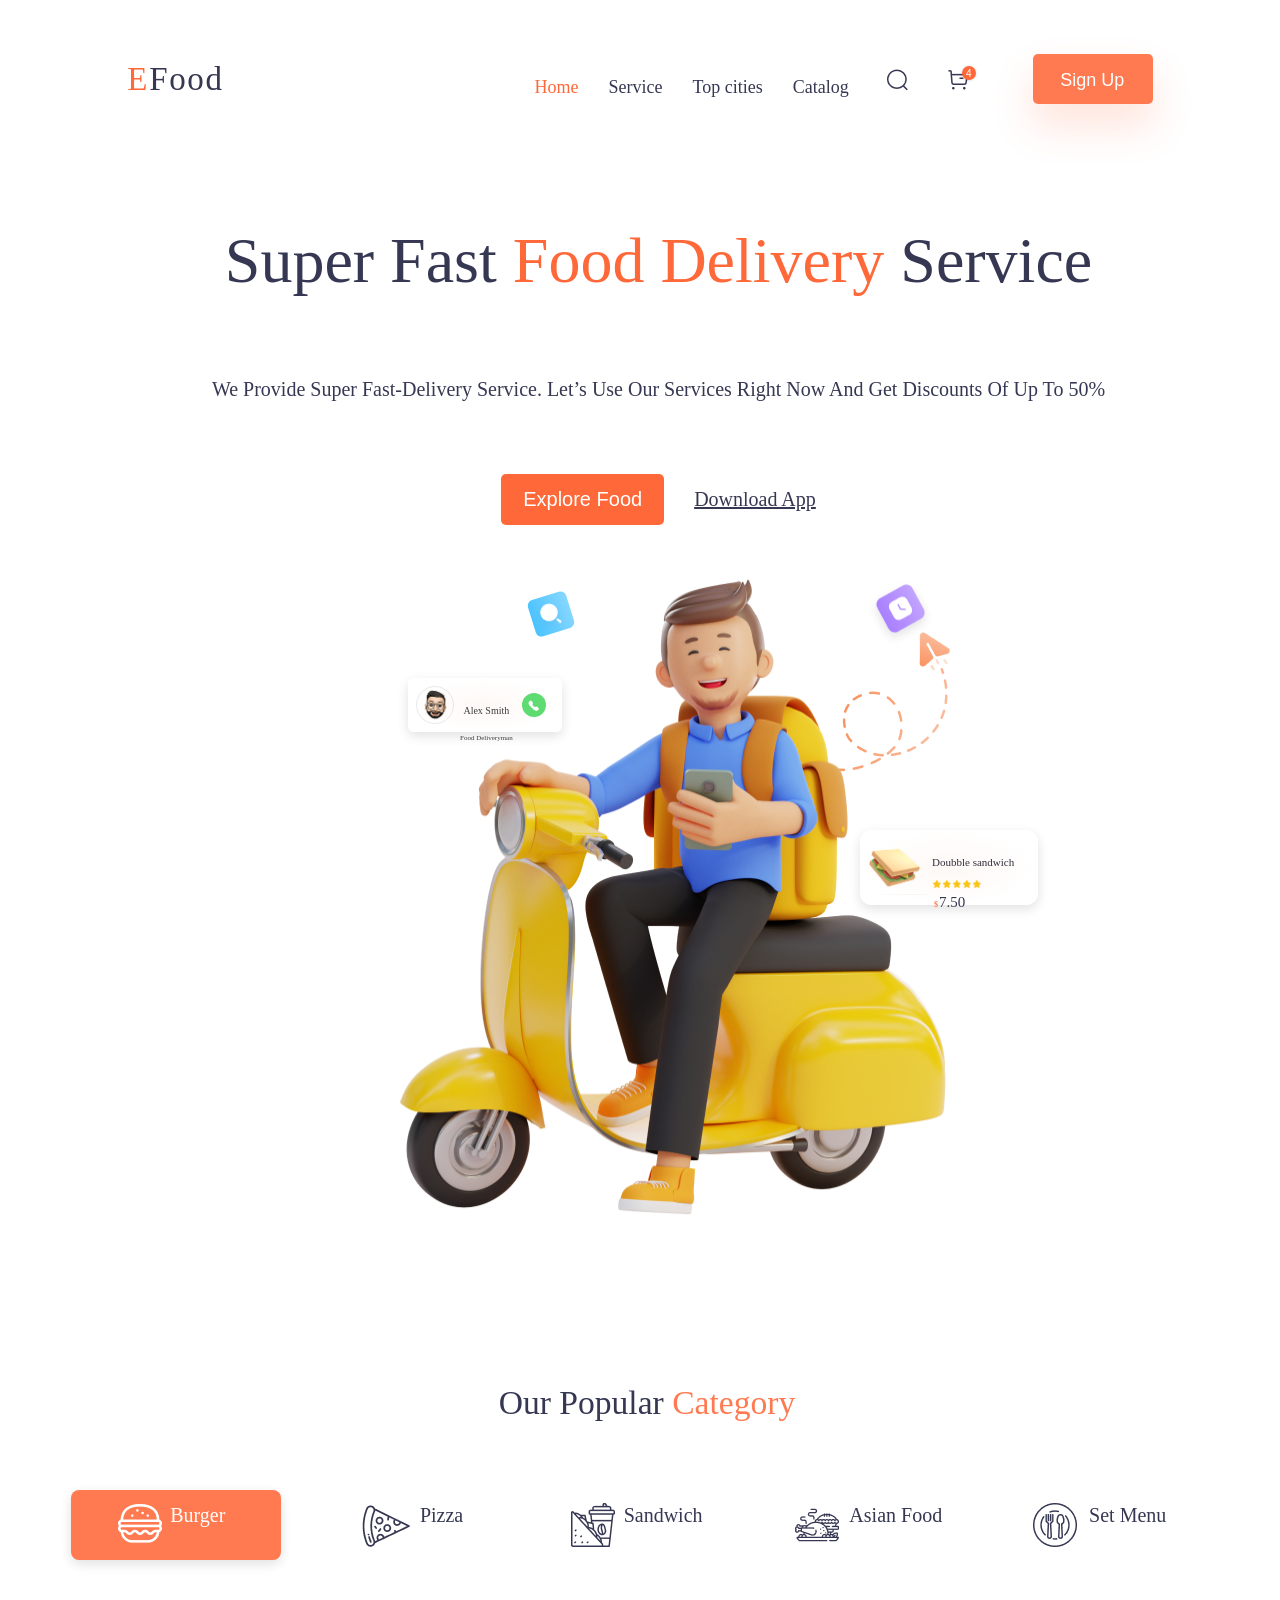
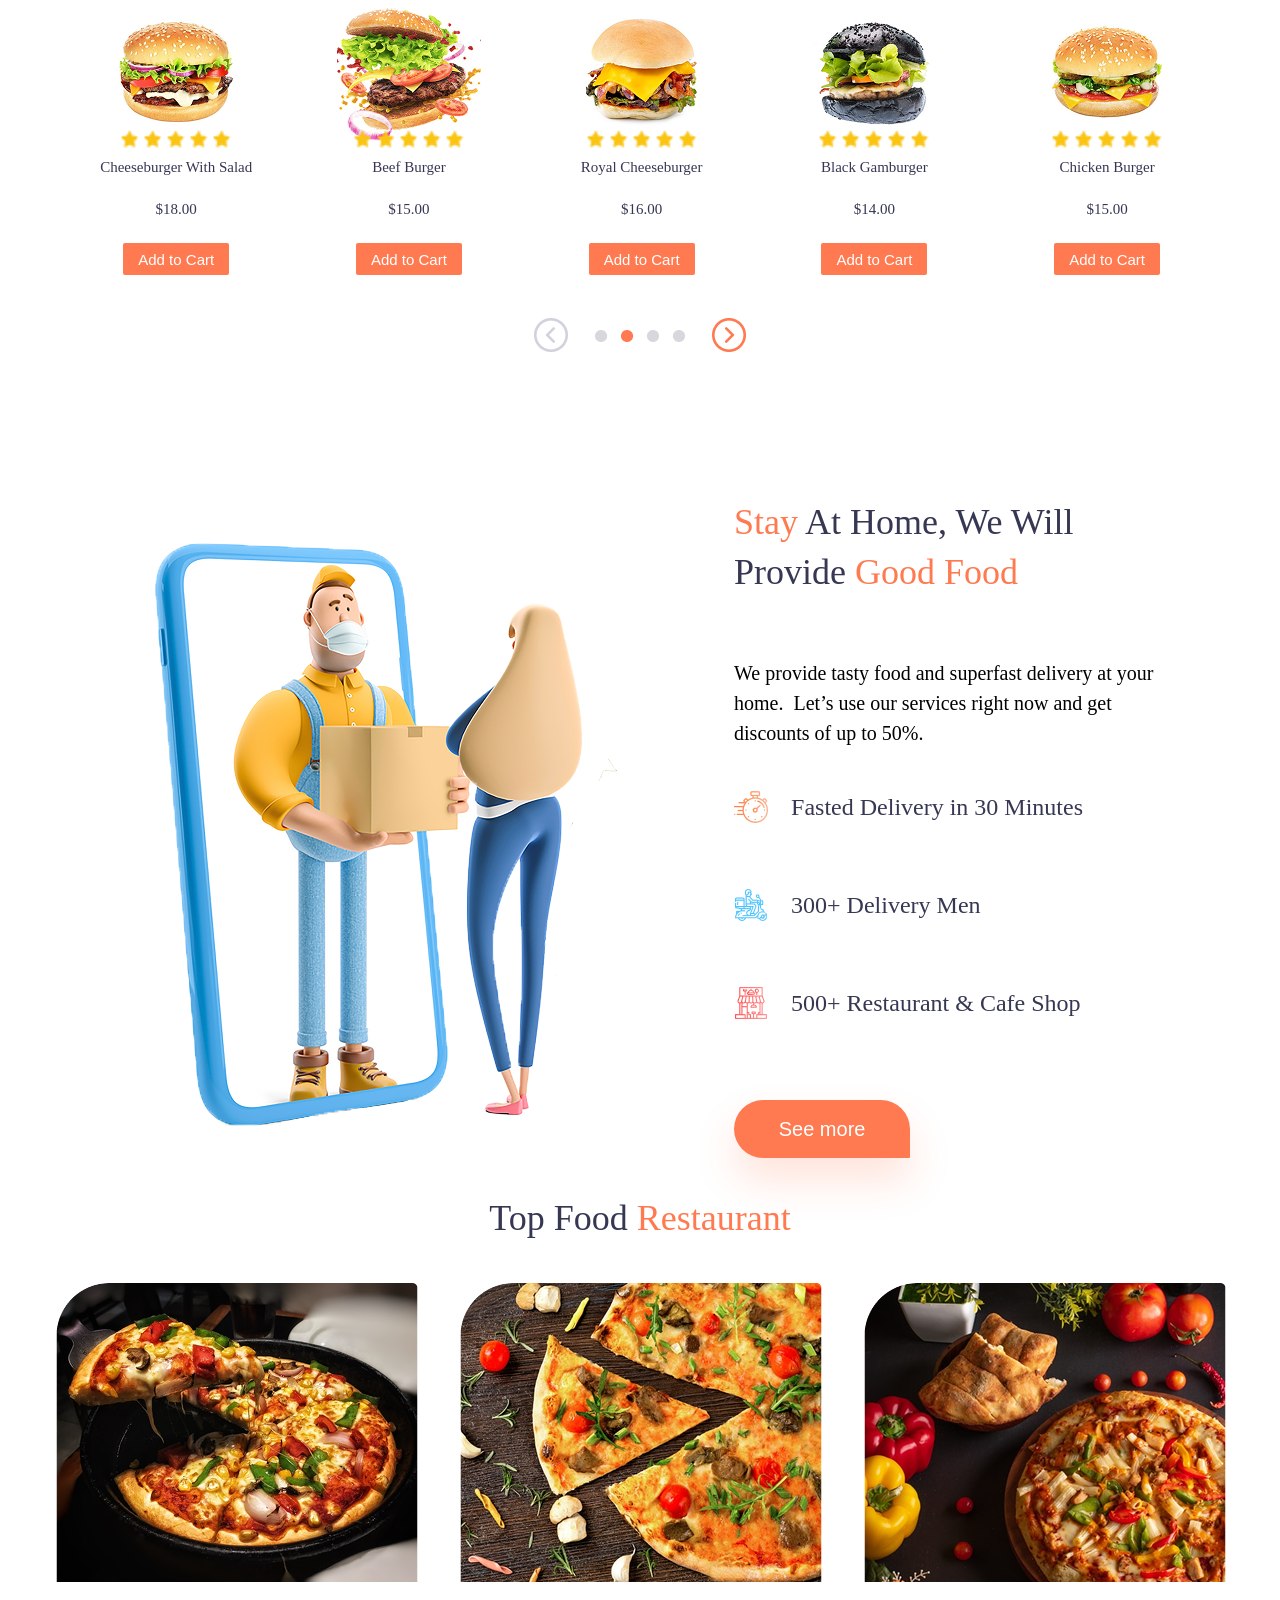
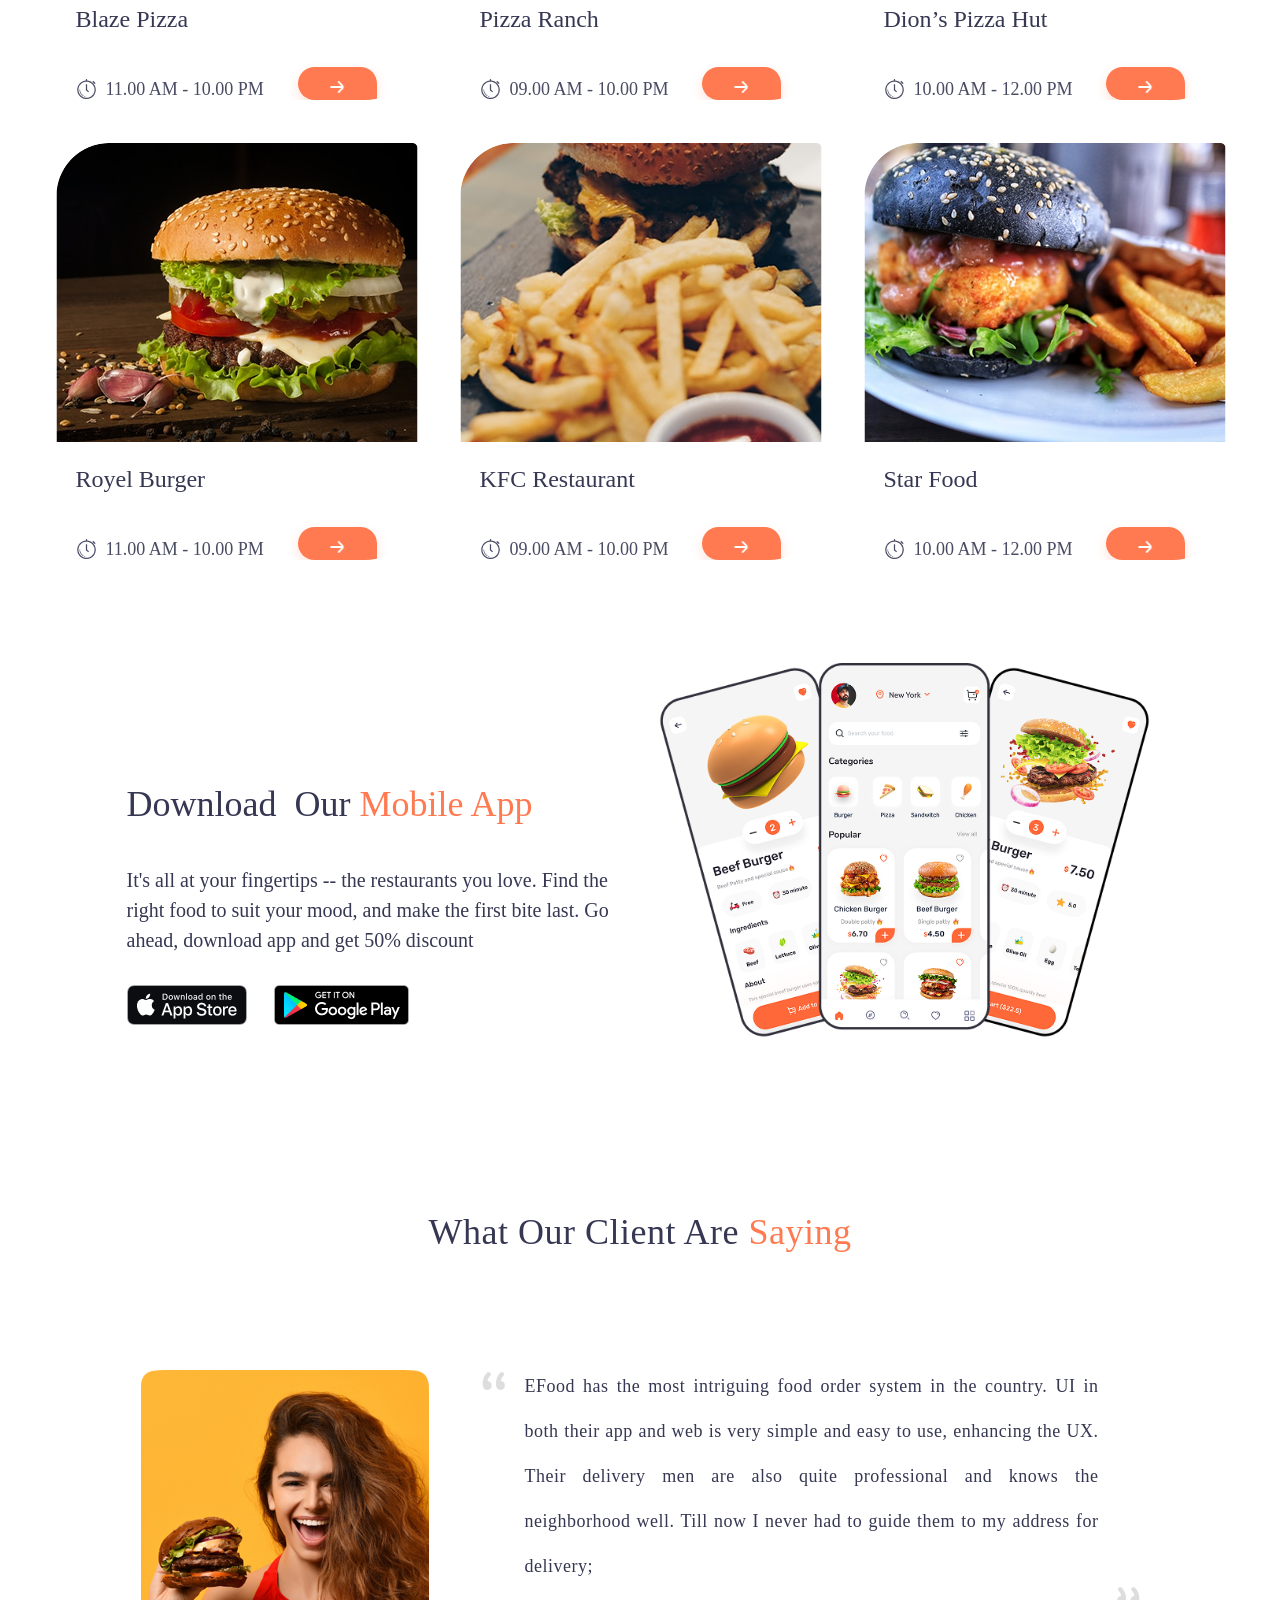
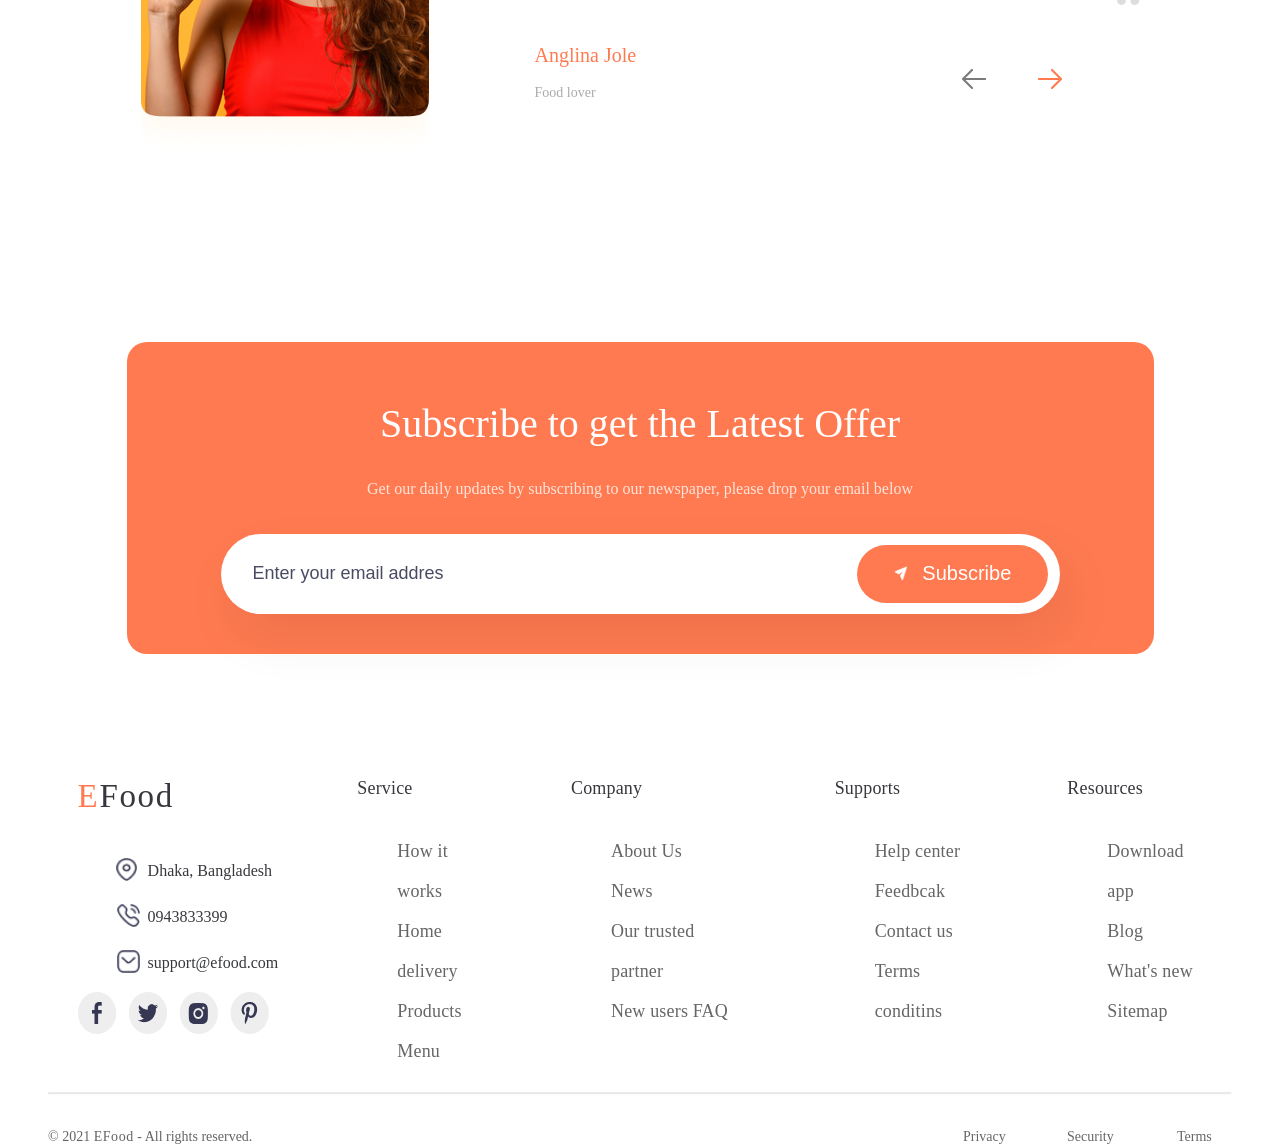
<file: index.html>
<!DOCTYPE html>
<html lang="en">
<head>
    <meta charset="UTF-8">
    <meta name="viewport" content="width=device-width, initial-scale=1.0">
    <title>EFood</title>
    <link href="css/layouts/header.css" rel="stylesheet">
    <link href="css/layouts/footer.css" rel="stylesheet">
    <link rel="stylesheet" href="css/main.css">
</head>
<body class="container">
    <header class="header">
        <div class="header__container">
            <a href="/" class="header__logo">
                <h2 ><span>EFood</span></h2>
            </a>
             <div class="burger-menu">
                <nav class="header__nav">
                    <ul class="nav__list">
                        <li class="nav__item"><a href="/" class="nav__link active">Home</a></li>
                        <li class="nav__item"><a href="#service" class="nav__link">Service</a></li>
                        <li class="nav__item"><a href="#cities" class="nav__link">Top cities</a></li>
                        <li class="nav__item"><a href="catalog.html" class="nav__link">Catalog</a></li>
                    </ul>
                </nav>    
                <div class="header__actions">
                    <button class="action__search">
                        <img src="images/little_search.png" alt="Search icon">
                    </button>
                    
                    <button class="action__cart">
                        <img src="images/cart.png" alt="Cart icon">
                        <span class="cart__badge">4</span>
                    </button>
                </div>
             </div>   
             <div class="menu_right">
                <button class="header__right-button">
                    <span class="signup_span">Sign Up</span>
                </button>
                <button class="mobile-menu-btn">
                    <img src="images/burger-menu.svg" alt="Menu">
                </button>  
             </div>
           
        </div>
    </header>
    <main>
        <section class="main_section1">
            <div class="main_div1_left">
                <h1 class="div__h1">
                    Super Fast <span class="h1_span">Food Delivery</span> Service
                </h1>
                <p class="div_p">We provide super fast-delivery service. Let’s use our services right now and get discounts of up to 50%</p>
                <div class="main_download"> 
                    <button class="div_button">Explore Food</button>
                    <a class="div_link" href="">Download App</a>
                </div>
            </div>
            <div class="main_div1_right">
                <span class="div_span_search">
                    <img  class="search_img" src="images/Search.png" alt="">
                </span>
                <img class="div_span_clock" src="images/Time.png" alt="">
                <div class="message_left">
                    <div class="row_massage">
                        <span class="div_span_funguy">
                            <img class="funny_guy_img" src="images/funny_guy.png" alt="">
                        </span>
                        <div class="column_massage">
                            <h4>Alex Smith</h4>
                            <span class="delivery_span">Food Deliveryman</span>
                        </div>
                        <span class="call_span"><img src="images/Call.png" alt=""></span>
                    </div>
                </div>

                <img class="send" src="images/Send.png" alt="">
                <img class="vector" src="images/Vector_7.png" alt="">
                
                <div class="message_right"> 
                    <img src="images/sandwitch.png" alt="" class="sandwich_img">
                    
                    <div class="sandwich-container">    
                        <p class="sandwich_text">Doubble sandwich</p>
                        <div class="stars_icons">
                            <img src="images/Icons=Star.png" alt="star_icon" class="star_icon">
                            <img src="images/Icons=Star.png" alt="star_icon" class="star_icon">
                            <img src="images/Icons=Star.png" alt="star_icon" class="star_icon">
                            <img src="images/Icons=Star.png" alt="star_icon" class="star_icon">
                            <img src="images/Icons=Star.png" alt="star_icon" class="star_icon">
                        </div>
                        <div class="div_dollar_price">
                            <span class="dollar">$</span>
                            <p class="price">7.50</p>
                        </div>
                    </div>  
                </div>
            <img class="img_scooter_guy" src="images/Scooter_Guy.png" alt="">
            </div>
        </section>
        <section class="popular_category_container">
            <h2 class="popular_category_section_title">Our Popular <span class="category_span">Category</span></h2>
            <div class="image-text-blocks">
                <div class="image-text-block">
                    <img src="images/little_burger.png" alt="Burger" class="block-image">
                    <p class="block-text">Burger</p>
                </div>
                <div class="image-text-block">
                    <img src="images/pizza.png" alt="Pizza" class="block-image">
                    <p class="block-text">Pizza</p>
                </div>
                <div class="image-text-block">
                    <img src="images/sandwich_coffe_img.png" alt="sandwich" class="block-image">
                    <p class="block-text">Sandwich</p>
                </div>
                <div class="image-text-block">
                    <img src="images/asian_food.png" alt="Asian Food" class="block-image">
                    <p class="block-text">Asian Food</p>
                </div>
                <div class="image-text-block">
                    <img src="images/set_menu.png" alt="Set Menu" class="block-image">
                    <p class="block-text">Set Menu</p>
                </div>
            </div>
            <div class="complex-blocks">
                <div class="complex-block">
                  <img src="images/big_burger_img1.png" alt="Buger" class="complex-image">
                  <div class="icons">
                    <img src="images/Icons=Star.png" alt="Star rating" class="icon">
                    <img src="images/Icons=Star.png" alt="Star rating" class="icon">
                    <img src="images/Icons=Star.png" alt="Star rating" class="icon">
                    <img src="images/Icons=Star.png" alt="Star rating" class="icon">
                    <img src="images/Icons=Star.png" alt="Star rating" class="icon">
                  </div>
                  <p class="complex-text">Cheeseburger With Salad</p>
                  <p class="complex-price">$18.00</p>
                  <button class="complex-button">Add to Cart</button>
                </div>
                <div class="complex-block">
                    <img src="images/big_burger_img2.png" alt="Buger" class="complex-image">
                    <div class="icons">
                        <img src="images/Icons=Star.png" alt="Star rating" class="icon">
                        <img src="images/Icons=Star.png" alt="Star rating" class="icon">
                        <img src="images/Icons=Star.png" alt="Star rating" class="icon">
                        <img src="images/Icons=Star.png" alt="Star rating" class="icon">
                        <img src="images/Icons=Star.png" alt="Star rating" class="icon">
                    </div>
                    <p class="complex-text">Beef Burger</p>
                    <p class="complex-price">$15.00</p>
                    <button class="complex-button">Add to Cart</button>
                </div>
                <div class="complex-block">
                    <img src="images/big_burger_img3.png" alt="Buger" class="complex-image">
                    <div class="icons">
                        <img src="images/Icons=Star.png" alt="Star rating" class="icon">
                        <img src="images/Icons=Star.png" alt="Star rating" class="icon">
                        <img src="images/Icons=Star.png" alt="Star rating" class="icon">
                        <img src="images/Icons=Star.png" alt="Star rating" class="icon">
                        <img src="images/Icons=Star.png" alt="Star rating" class="icon">
                    </div>
                    <p class="complex-text">Royal Cheeseburger</p>
                    <p class="complex-price">$16.00</p>
                    <button class="complex-button">Add to Cart</button>
                </div>
                <div class="complex-block">
                    <img src="images/big_burger_img4.png" alt="Buger" class="complex-image">
                    <div class="icons">
                      <img src="images/Icons=Star.png" alt="Star rating" class="icon">
                      <img src="images/Icons=Star.png" alt="Star rating" class="icon">
                      <img src="images/Icons=Star.png" alt="Star rating" class="icon">
                      <img src="images/Icons=Star.png" alt="Star rating" class="icon">
                      <img src="images/Icons=Star.png" alt="Star rating" class="icon">
                    </div>
                    <p class="complex-text">Black Gamburger</p>
                    <p class="complex-price">$14.00</p>
                    <button class="complex-button">Add to Cart</button>
                </div>
                <div class="complex-block">
                    <img src="images/big_burger_img5.png" alt="Buger" class="complex-image">
                    <div class="icons">
                        <img src="images/Icons=Star.png" alt="Star rating" class="icon">
                        <img src="images/Icons=Star.png" alt="Star rating" class="icon">
                        <img src="images/Icons=Star.png" alt="Star rating" class="icon">
                        <img src="images/Icons=Star.png" alt="Star rating" class="icon">
                        <img src="images/Icons=Star.png" alt="Star rating" class="icon">
                    </div>
                    <p class="complex-text">Chicken Burger</p>
                    <p class="complex-price">$15.00</p>
                    <button class="complex-button">Add to Cart</button>
                </div>
            </div>
            <div class="carousel">
                <img class="carousel-arrow-left" src="images/up-arrow.png" alt="Previous">
                <img class="carousel-arrow-items" src="images/Next.png" alt="Next">
                <img class="carousel-arrow-right" src="images/up-arrow_clicked.png" alt="Next">
            </div>
        </section>
        <section class="home-section">
            <div class="home-image">
                <img src="images/food_delivery.png" alt="Food delivery">
            </div>
            <div class="home-content">
                <h2 class="home-title">
                    <span class="first-word">Stay</span> at home, we will<br>
                    Provide <span class="last-words">good food</span>
                </h2>
                <p class="home-text">
                    We provide tasty food and superfast delivery at your home.&nbsp;&nbsp;Let’s use our services right now and get discounts of up to 50%.
                </p>
          
                <div class="home-features">
                    <div class="feature">
                        <img src="images/stopwatch.png" alt="Fast delivery" class="feature-icon">
                        <p class="feature-text">Fasted Delivery in 30 Minutes</p>
                    </div>
                    <div class="feature">
                        <img src="images/Delivery_icon.png" alt="Delivery man" class="feature-icon">
                        <p class="feature-text">300+ Delivery Men</p>
                    </div>
                    <div class="feature">
                        <img src="images/Resturent_icon.png" alt="Restaurants" class="feature-icon">
                        <p class="feature-text">500+ Restaurant & Cafe Shop</p>
                    </div>
                </div>
                <button class="home-button">See more</button>
            </div>
        </section>
        <section class="top_food_section">
            <h2 class="top_food_section_title">Top Food <span class="restaurant_span">Restaurant</span></h2>
            <div class="top_food_container">
                <div class="top_food_grid-item">
                    <img src="images/blaze_pizza.png" alt="Blaze Pizza" class="top_food_img">
                    <h3 class="top_food_text">Blaze Pizza</h3>
                    <div class="top_food_footer">
                        <img src="images/timer.png" alt="Opening hours" class="timer-icon">
                        <span class="footer-text">11.00 AM - 10.00 PM</span>
                        <button class="footer-button">
                            <img src="images/arrow.png" alt="View details" class="arrow-icon">
                        </button>
                    </div>
                </div>
          
              
                <div class="top_food_grid-item">
                    <img src="images/pizza_ranch.png" alt="Pizza Ranch" class="top_food_img">
                    <h3 class="top_food_text">Pizza Ranch</h3>
                    <div class="top_food_footer">
                        <img src="images/timer.png" alt="Opening hours" class="timer-icon">
                        <span class="footer-text">09.00 AM - 10.00 PM</span>
                        <button class="footer-button">
                            <img src="images/arrow.png" alt="View details" class="arrow-icon">
                        </button>
                    </div>
                </div>
            
                <div class="top_food_grid-item">
                    <img src="images/dion_pizza.png" alt="Dion's Pizza Hut" class="top_food_img">
                    <h3 class="top_food_text">Dion’s Pizza Hut</h3>
                    <div class="top_food_footer">
                        <img src="images/timer.png" alt="Opening hours" class="timer-icon">
                        <span class="footer-text">10.00 AM - 12.00 PM</span>
                        <button class="footer-button">
                            <img src="images/arrow.png" alt="View details" class="arrow-icon">
                        </button>
                    </div>
                </div>
            
                <div class="top_food_grid-item">
                    <img src="images/royel_burger.png" alt="Royel Burger" class="top_food_img">
                    <h3 class="top_food_text">Royel Burger</h3>
                    <div class="top_food_footer">
                        <img src="images/timer.png" alt="Opening hours" class="timer-icon">
                        <span class="footer-text">11.00 AM - 10.00 PM</span>
                        <button class="footer-button">
                            <img src="images/arrow.png" alt="View details" class="arrow-icon">
                        </button>
                    </div>
                </div>
            
                <div class="top_food_grid-item">
                    <img src="images/kfc.png" alt="KFC Restaurant" class="top_food_img">
                    <h3 class="top_food_text">KFC Restaurant</h3>
                    <div class="top_food_footer">
                        <img src="images/timer.png" alt="Opening hours" class="timer-icon">
                        <span class="footer-text">09.00 AM - 10.00 PM</span>
                        <button class="footer-button">
                            <img src="images/arrow.png" alt="View details" class="arrow-icon">
                        </button>
                    </div>
                </div>
            
                <div class="top_food_grid-item">
                    <img src="images/star_food.png" alt="Star Food" class="top_food_img">
                    <h3 class="top_food_text">Star Food</h3>
                    <div class="top_food_footer">
                        <img src="images/timer.png" alt="Opening hours" class="timer-icon">
                        <span class="footer-text">10.00 AM - 12.00 PM</span>
                        <button class="footer-button">
                            <img src="images/arrow.png" alt="View details" class="arrow-icon">
                        </button>
                    </div>
                </div>
            </div>
        </section>
        <section class="app-download-section">
            <h2 class="visually-hidden">Download Our Mobile App</h2>
            <div class="app-text-content">
                <h3 class="app-title">Download&nbsp;&nbsp;Our <span>Mobile App</span></h3>
                <p class="app-description">
                It's all at your fingertips -- the restaurants you love. Find the right food to suit your mood, and make the first bite last. Go ahead, download app and get 50% discount
                </p>
                <div class="app-buttons">
                    <button class="apple_button"></button>
                    <button class="google_button"></button>
                </div>
            </div>
            <img src="images/iphone_group.png" alt="App screens" class="app-image">
        </section>
        <section class="testimonial-section">
            <h2>What Our Client Are <span>Saying</span></h2>
            <div class="testimonial-content">
                
                    <img src="images/smiling_girl.png" alt="Client testimonial" class="testimonial-image">
                
                <div class="client_block1">
                    <div class="testimonial-text">
                        <img src="images/left_mark.png" alt="" class="quote-open">
                        <p>EFood has the most intriguing food order system in the
                            country. UI in both their app and web is very simple
                            and easy to use, enhancing the UX. Their delivery men are also
                            quite professional and knows the neighborhood well. Till
                            now I never had to guide them to my address for delivery;
                        </p>
                        <img src="images/right_mark.png" alt="" class="quote-close">
                    </div>
                <div class="client_block2">
                    <div class="testimonial-author">
                        <span class="author-name">Anglina Jole</span>
                        <span class="author-title">Food lover</span>
                    </div>
                    <div class="testimonial-navigation">
                        <img src="images/ArrowLeft.png" alt="Previous testimonial" class="arrow-left">
                        <img src="images/ArrowRight.png" alt="Next testimonial" class="arrow-right">
                    </div>
                </div>
                   
                </div>
            </div>
        </section>
        <section class="subscribe-section">
            <div class="subscribe-wrapper">
                <form class="subscribe-form">
                    <h2>Subscribe to get the Latest Offer</h2>
                    <p class="subscribe-text">Get our daily updates by subscribing to our newspaper, please drop your email below</p>
                    <div class="input-group">
                        <input 
                            type="email" 
                            class="email-input" 
                            placeholder="Enter your email addres"
                        >
                        <button type="submit" class="subscribe-button">
                            <img src="images/Frame.png" alt="" class="button-icon">
                            <span>Subscribe</span>
                        </button>
                    </div>
                </form>
            </div>
        </section>
    </main>
    <footer class="efood-footer">
        <div class="footer-container">
            <div class="efood-footer-column">
                <h2 class="footer-logo">EFood</h2>
                <address class="contact-list">
                    <ul>
                        <li class="contact-item1">
                            <img src="images/Location.png" alt="Location" class="contact-icon1">
                            <span class="contact-text1">Dhaka, Bangladesh</span>
                        </li>
                        <li class="contact-item2">
                            <img src="images/Calling.png" alt="Phone" class="contact-icon2">
                            <span class="contact-text2">0943833399</span>
                        </li>
                        <li class="contact-item3">
                            <img src="images/Message.png" alt="Email" class="contact-icon3">
                            <span class="contact-text3">support@efood.com</span>
                        </li>
                    </ul>
                </address>
                <div class="social-icons">
                    <a href="#" class="social-icon">
                        <img src="images/sosmed1.png" alt="Sosial media">
                    </a>
                </div>
            </div>
      
            <div class="service-footer-column">
                <h2 class="column-title">Service</h2>
                <ul class="footer-menu"> 
                    <li><a href="#">How it works</a></li>
                    <li><a href="#">Home delivery</a></li>
                    <li><a href="#">Products</a></li>
                    <li><a href="#">Menu</a></li>
                </ul>
            </div>
      
            <div class="company-footer-column">
                <h2 class="column-title">Company</h2>
                <ul class="footer-menu">
                    <li><a href="#">About Us</a></li>
                    <li><a href="#">News</a></li>
                    <li><a href="#">Our trusted partner</a></li>
                    <li><a href="#">New users FAQ</a></li>
                </ul>
            </div>
      
            <div class="supports-footer-column">
                <h2 class="column-title">Supports</h2>
                <ul class="footer-menu">
                    <li><a href="#">Help center</a></li>
                    <li><a href="#">Feedbcak</a></li>
                    <li><a href="#">Contact us</a></li>
                    <li><a href="#">Terms conditins</a></li>
                </ul>
            </div>
      
            <div class="resources-footer-column">
                <h2 class="column-title">Resources</h2>
                <ul class="footer-menu">
                    <li><a href="#">Download app</a></li>
                    <li><a href="#">Blog</a></li>
                    <li><a href="#">What's new</a></li>
                    <li><a href="#">Sitemap</a></li>
                </ul>
            </div>

            <div class="compact-footer-links1">
                <div class="links-section">
                  <h2 class="column-title">Service & Company</h2>
                  <ul class="footer-menu">
                    <li><a href="#">How it works</a></li>
                    <li><a href="#">About Us</a></li>
                    <li><a href="#">Our trusted partner</a></li>
                    <li><a href="#">New users FAQ</a></li>
                  </ul>
                </div>
            </div>
            <div class="compact-footer-links2">
                <div class="links-section">
                    <h2 class="column-title">Supports & Resources</h2>
                    <ul class="footer-menu">
                      <li><a href="#">Help center</a></li>
                      <li><a href="#">Blog</a></li>
                      <li><a href="#">What's new</a></li>
                      <li><a href="#">Sitemap</a></li>
                    </ul>
                  </div>
            </div>
                 
           <div class="menu-footer-column">
                
            <h2 class="column-title">About Us</h2>
                <ul class="footer-menu">
                    <li><a href="#">Service</a></li>
                    <li><a href="#">Company</a></li>
                    <li><a href="#">Supports</a></li>
                    <li><a href="#">Resources</a></li>
                </ul>
            </div>

        </div>
      
        <hr class="footer-divider">
      
        <div class="footer-bottom">
          <small class="copyright">
            © 2021 <span>EFood</span> - All rights reserved.
          </small>
          <nav class="legal-links">
            <a href="#" class="privacy_link">Privacy</a>
            <a href="#" class="security_link">Security</a>
            <a href="#" class="terms_link">Terms</a>
          </nav>
        </div>
    </footer>
</body>
</html>
</file>
<file: css/layouts/header.css>
.header {
    max-width: 73rem;
    max-height: 3.125rem;
    margin-top: 3.375rem;
    margin-left: 9.44%;
    margin-right: 9.44%;
  }
  
  .header__container {
    display: flex;
    align-items: center;
    justify-content: space-between;
    width: 100%;
    max-width: 100%;
    max-height: 3.125rem;
    
  }
  
  .header__logo {
    text-decoration: none;
  }
  
  .header__logo h2 {
    display: flex;
    max-width: 6.625rem; /* 106px → rem */
    color: #363853;
    font-size: 2.0625rem; /* 33px → rem  clamp(1.5rem, 5vw, 2.0625rem) */
    font-weight: 500;
    line-height: normal;
    letter-spacing: 0.103125rem; /* 1.65px → rem */
  }
  
  .header__logo span::first-letter{
    color: #FF6838;
  }
  
  .burger-menu {
    display: flex;
    flex-direction: row;
    margin-left: auto;  
  }


  .header__nav{
    display: flex;
    /* 17.4375rem → % */
  }
  
  .nav__list{
    max-width: 27.9375rem; /* 447px → rem */
    display: flex;
    justify-content: space-around;
    gap: 3.75rem;
    list-style: none;
    
  }
  
  .nav__item {
    font-style: normal;
   /* font-size: clamp(1rem, 3vw, 1.125rem); */
    font-size: 1.125rem;/* Адаптивный размер */
    line-height: normal;
    position: relative;
  }
  
  .header__nav .nav__list:nth-child(1) .nav__item {
    color: #FF6838;
  }
  
  .nav__link {
    text-decoration: none;
    color: #363853;
    transition: color 0.3s ease;
    display: flex;
    align-items: center;
    height: 100%;
    padding: 0.5rem 0; 
  }
  
  .nav__link.active {
    color: #FF6838 !important;
  }
  
  .header__actions {
    display: flex;
    align-items: center;
    width: auto; 
    margin-left: 3.6875rem; 
  }
  
  .action__search{
    background: none;
    display: flex;
    width: 1.3125rem;
    height: 1.375rem;
    border: none;
    flex-shrink: 0;
  }
  
  
  .action__cart{
    background: none;
    border: 2px;
    cursor: pointer;
    width: 1.25rem;
    height: 1.25rem;
    display: flex;
    margin-left: 3.75rem;
  }
  
  .cart__badge {
    position: absolute;
    width: 0.875rem;
    height: 0.875rem;
    background: #FF6838;
    color: white;
    border-radius: 50%;
    font-size: 0.625rem;
    display: flex;
    align-items: center;
    justify-content: center;
    box-shadow: 0 0.0625rem 0.1875rem rgba(0,0,0,0.12);
    transform: translate(14px, -4px); 
  }
  
  .header__right-button {
    background: #FF7A50;
    min-width: 7.5rem; /*clamp(6rem, 15vw, 7.5rem)*/
    min-height: 3.125rem; /*clamp(2.5rem, 6vw, 3.125rem)*/
    box-shadow: 0 1.375rem 2.5rem 0 rgba(255, 104, 56, 0.19);
    border-radius: 0.3125rem;
    border: none;
    transition: opacity 0.3s ease;
    display: flex;
    justify-content: center;
    align-items: center;
    margin-left: 3.5625rem;
  }
  
  .header__right-button:hover {
    opacity: 0.9;
  }
  
  .signup_span {
    font-size: 1.125rem; 
    color: #FFFFFF;
    cursor: pointer;
    font-style: normal;
    line-height: 1.3125rem;
    display: flex;
    margin-left: -0.0625rem;
    margin-top: 0.1875rem;
  }

  @media (max-width: 1439px) {
  
    .header__right-button {
      margin-left: 2.5rem;
    }

    .header__actions{
      margin-left: 2rem;
    }

    .nav__list {
      gap: 1.875rem;
    }
    
    .burger-menu{
      margin-left: 15rem;  
    }

    .action__cart{
      margin-left: 2.5rem;
    }
  }

@media (max-width: 1200px) {
  
    .menu_right{
        display: flex;
        flex-direction: row;
    }

    .header__nav {
         display: none;
    }
       
    .header__actions{
        display: none;
    }

    .header__right-button {
        margin-left: 0;
    }
   
    .mobile-menu-btn {
        display: block;
        margin-left: 2rem;
    }
    
    }

@media (max-width: 768px) {
  
    .header__container{
        width: auto;
        display: flex;
        justify-content: space-between;
    }
    .burger-menu{
        max-width: 0;
        margin-left: 0;
    }
        
    .header__right-button {
        min-width: 6rem;
    }
        
    .mobile-menu-btn {
        display: block;
        margin-left: 1rem;
    }

    .menu_right{
        margin-left: 1rem;
    }
}        

@media (max-width: 576px) {
  
    .header__logo h2 {
        font-size: 1.5rem; 
    }
       
    .header__right-button {
        display: none;
    }
       
    .signup_span {
        font-size: 0.875rem; 
    }
       
    .mobile-menu-btn {
         margin-left: 0.5rem;
    }
}

@media (max-width: 320px) {

    .header {
        margin: 0.5rem 3% 0;
    }
          
    .header__logo h2 {
        font-size: 1.25rem; 
        letter-spacing: 0;
    }
          
    .mobile-menu-btn {
        transform: scale(0.8); 
    }
          
    .header__container {
        gap: 0.5rem;
        }
}
</file>
<file: css/layouts/footer.css>
.efood-footer {
    max-width: 74rem;
    max-height: 22.125rem;
    margin-left: 9.375%;
    margin-right: 9.375%;
    margin-top: 5rem;
  }
  
  .footer-container {
    display: flex;
    max-width: 73.125rem;
    gap: 6.25rem;
    
  }
  
  .footer-accordion{
    flex-direction: row;
  }
  
  .efood-footer-column{
    width: 11.9375rem;
    height: 16.125rem;
  }
  
  .footer-column {
    flex: 1;
  }
  
  .service-footer-column{
    width: 7.8125rem;
  }
  
  .company-footer-column{
    width: 10.9375rem;
  }
  
  .supports-footer-column{
    width: 9rem;
  }
  
  .resources-footer-column{
    width: 8.4375rem;
  }
  
  .service-footer-column,
  .company-footer-column,
  .supports-footer-column,
  .resources-footer-column,
  .compact-footer-links1,
  .compact-footer-links2,
  .menu-footer-column{
    max-height: 15.25rem;
    padding-top: 0.9375rem;
    line-height: 3.0625rem;
    letter-spacing: 0.18px;
  }
  
  .compact-footer-links1,
  .compact-footer-links2
  {
    display: none;
  }
  
  .menu-footer-column{
    display: none;
  }
  
  .footer-logo::first-letter{
    color: var(--Secondary, #FF7A50);
  }
  
  .footer-logo {
    font-size: 2.0625rem;
    font-style: normal;
    font-weight: 500;
    line-height: 4.375rem; /* 242.424% */
    letter-spacing: 1.65px;
    color: var(--Primary, #37383D);
  }
  
  .contact-list {
    width: 12.5rem;
    height: 7.3125rem;
    list-style: none;
    color: #37383D;
    font-family: "DM Sans";
    font-size: 1rem;
    font-style: normal;
    font-weight: 400;
    margin-left: 0;
    margin-top: 0.5rem;
    margin-bottom: 1rem;
  }
  
  .contact-item1,
  .contact-item2,
  .contact-item3 {
    display: flex;
    align-items: center;
    line-height: 1.5625rem;
  }
  
  .contact-item2 {
    margin-top: 21px;
  }
  
  .contact-item3 {
    margin-top: 21px;
  }
  
  .contact-icon1{
    margin-left: -2px;
    margin-top: -3px;
    padding: 0 0px;
    width: 21px;
    height: 23px;
  }
  
  .contact-icon2{
    margin-left: -1px;
    margin-top: -1px;
    width: 1.4375rem;
    height: 1.4375rem;
  }
  
  .contact-icon3{
    margin-left: -1px;
    margin-top: -1px;
    width: 1.4375rem;
    height: 1.4375rem;
  }
  
  .contact-text1 {
    margin-left: 11px;
    margin-top: -1px;
  }
  .contact-text2 {
    margin-left: 8px;
    margin-top: 0;
  }
  .contact-text3 {
    margin-left: 8px;
    margin-top: 0;
  }
  
  .social-icons {
    display: flex;
    max-width: 11.9375rem;
    height: auto;
    margin-left: 0;
    margin-top: 0;
  }
  
  .social-icon:hover {
    background-color: #ff6b6b;
    color: white;
  }
  
  .column-title {
    font-size: 1.125rem;
    font-weight: 500;
    color: var(--Primary, #37383D);
  }
  
  .footer-menu {
    font-size: 1.125rem;
    list-style: none;
  }
  
  .footer-menu a,
  .legal-links a {
    color: #666;
    text-decoration: none;
    transition: color 0.3s;
  }
  
  .footer-menu a:hover {
    color: #ff6b6b;
  }
  
  .footer-divider {
    opacity: 0.2;
    background: #969696;
    max-width: 73,125rem;
    height: 1.053px;
    margin-top: 54px;
    margin-bottom: 35px;
  }
  
  .footer-bottom {
    display: flex;
    justify-content: space-between;
    max-width: 73.125rem;
    font-size: 0.875rem;
  }
  
  .copyright,
  .legal-links{
    color: var(--Medium-Dark, #646464);
    font-size: 0.875rem;
    font-style: normal;
    line-height: 0.875rem; 
  }
  
  .copyright span{
    letter-spacing: 0.56px;
  }
  
  .legal-links {
    width: 15.9375rem;
    display: flex;
    gap: 53px;
  }
  
  .privacy_link{
    width: 51px;
  }
  
  .security_link{
    width: 57px;
  }
  
  .terms_link{
    width: 41px;
  }

  @media (max-width: 1439px) {

    .efood-footer,
    .footer-container {
      width: 95%;
      margin: 80px auto 0;
    }
    
    .efood-footer-column,
    .service-footer-column,
    .company-footer-column,
    .supports-footer-column,
    .resources-footer-column {
      height: auto;
    }
    
    .footer-menu li {
      line-height: 2.5rem;
    }

    .footer-container {
      gap: calc(5px + 3vw);
      justify-content: space-between;
    }
  }

  @media (max-width: 1200px) {
      /*footer*/
   .footer-container {
        margin: 0 auto;
    }
  }

  @media (max-width: 992px) {
     /*footer*/

   .efood-footer{
    width: 93%;
    height: auto;
   }
   .footer-container{
    justify-content: space-between;
   }

    .service-footer-column,
    .company-footer-column,
    .supports-footer-column,
    .resources-footer-column{
      display: none;
    }

    .compact-footer-links1,
    .compact-footer-links2 {
      display: grid;
      grid-template-columns: 1fr;
      gap: 30px;
      width: 100%;
    }

    .compact-footer-links1 {
      max-width: 11.25rem;
    }

    .compact-footer-links2 {
      max-width: 12.5rem;
    }
    .footer-divider{
      margin-top: 35px;
    }
  }

  @media (max-width: 710px){
    /*footer*/
    .compact-footer-links1,
    .compact-footer-links2{
      display: none;
    }
    .menu-footer-column{
      display: block;
    }
  }

  @media (max-width: 576px) {
    /*footer*/
    .column-title,
    .footer-menu a{
      font-size: 1rem;
    }
    .footer-bottom{
      flex-direction: column;
      gap: 10px;
    }
  }

  @media (max-width: 320px) {
    .efood-footer{
        height: auto;
      }
  
      .footer-container{
        
        height: auto;
        flex-direction: column;
        gap: 10px;
      }
  }
</file>
<file: css/main.css>
.mobile-menu-btn{
  display: none;
}

.main_section1{
  max-width: 76.9375rem;
  width: 100%;
  min-height: 50rem;
  margin-left: 8.5rem;
  margin-right: 4.625rem;
  padding: 6.5625rem 0 0;
  display: flex;
  justify-content: space-between;
}

.main_div1_left{
  width: 50%;
  display: flex;
  flex-direction: column;
  margin-top: 7.1875rem;
}


.div__h1{
  color: var(--Primary, #363853);
  font-size: 4.125rem;
  font-style: normal;
  font-weight: 500;
  line-height: normal;
  text-transform: capitalize;
}

.h1_span{
  color: #FF6838
}

.div_p {
  color: var(--Primary, #363853);
  font-size: clamp(1rem, 2vw, 1.25rem);
  font-style: normal;
  line-height: 1.875rem;  
  text-transform: capitalize;
  margin-left: 0;
  margin-top: 1.4375rem;
}

.main_download{
  width: 100%;
  display: flex;
  flex-direction: row;
  gap: 1.875rem;
  justify-content: start;
  align-items: center;
  margin-top: 3.125rem;
}

.div_button{
  
  width: 10.1875rem;
  height: 3.15rem;
  border-radius: 0.3125rem;
  border: none;
  text-align: center;
  font-size: 1.25rem;
  font-style: normal;
  line-height: normal;
  background: #FF6838;
  color: #FFFFFF;
  cursor: pointer;
  transition: opacity 0.3s ease;
  display: flex;
  align-items: center;
  justify-content: center;
}

.div_link{
  text-decoration: none;
  color: #363853;
  font-size: 1.25rem;
  transition: color 0.3s ease;
  display: flex;
  align-items: center;
  text-decoration: underline;
  height: 100%;
  margin: 0.1875rem 0;

}

.main_div1_right{
 
  width: 65%;
  display: flex;
  flex-direction: column;
  align-items: center;
}

.div_span_search{
  width: 2.5rem;
  height: 2.375rem;
  transform: rotate(-17.42deg);
  display: flex;
  position: absolute;
  flex-shrink: 0;
  border: none;
  border-radius: 0.375rem;
  background: linear-gradient(86deg, #47C2FF -3.59%, rgba(99, 203, 254, 0.65) 131.2%);
  margin-left: -13.0625rem;
  margin-top: 1.375rem;
}
.search_img{
  width: 2.875rem;
  height: 2.75rem;
  transform: rotate(17.58deg);
  margin-left: -0.25rem;
  margin-top: 0px;
}

.div_span_clock{
  width: 4.5625rem;
  height: 4.5625rem;
  position: absolute;
  flex-shrink: 0;
  border-radius: 0.375rem;
  margin-left: 26.4375rem;
  margin-top: 0.4375rem;
}

.message_left{
  width: 9.625rem;
  height: 3.375rem;
  position: absolute;
  flex-shrink: 0;
  border-radius: 0.375rem;
  border: none;
  background: radial-gradient(50% 50% at 50% 50%, #FEF8F5 0%, rgba(255, 255, 255, 0.79) 100%);
  margin-left:  -21.6875rem;
  margin-top: 7.75rem;
  box-shadow: 0px 4px 12px 0px rgba(0, 0, 0, 0.12);

}

.row_massage{
  display: flex;
  flex-direction: row;
}

.div_span_funguy{
  width: 2.25rem;
  height: 2.25rem;
  position: absolute;
  flex-shrink: 0;
  border: 1px solid #96939333;
  border-radius: 50%;
  margin-left: 0.5rem;
  margin-top: 0.5rem;
}

.funny_guy_img {
  width: 2.625rem;
  height: 2.625rem;
  flex-shrink: 0;
  margin-left: -0.1875rem; 
  margin-top: -0.125rem;
}

.column_massage{
  display: flex;
  flex-direction: column;
  color: var(--Black, #3D3D3D);
  font-style: normal;
  text-transform: capitalize;
  line-height: 1.65;
  margin-left: 3.25rem;
  margin-top: 0.75rem;
}

.column_massage h4{
  font-size: 0.625rem;
  font-weight: 500;
}

.delivery_span{
  font-size: 0.4375rem;
}

.call_span{

  width: 1.5rem;
  height:  1.5rem;
  flex-shrink: 0;
  background: #5EDB71;

  border-radius: 50%;
  border: none;
  margin-left: 0.5625rem;
  margin-top: 0.9375rem;
}
.call_span img{

  margin-left: 0.375rem;
  margin-top: 0.4375rem;
}


.send{
  display: flex;
  position: absolute;
  margin-left: 29.625rem;
  margin-top: 4.1875rem;
  transform: rotate(0.27deg);
}

.vector {
  display: flex;
  position: absolute;
  margin-left: 24.75rem;
  margin-top: 6.75rem;
}

.message_right{
  width: 11.125rem;
  height: 4.6875rem;
  position: absolute;
  display: flex;
  flex-direction: row;
  flex-shrink: 0;
  border-radius: 0.75rem;
  background: var(--Bg, radial-gradient(50% 50% at 50% 50%, #FEF8F5 0%, rgba(255, 255, 255, 0.79) 100%));
  margin-left:  32.25rem;
  margin-top: 16.9375rem;
  box-shadow: 0px 4px 12px 0px rgba(0, 0, 0, 0.12);
}

.img_scooter_guy{
  width: 43.0625rem;
  height: 42.5rem;
  position: absolute;
  margin-left: -3.6875rem;
}

.sandwich_img{
  width: 4.3125rem;
  height: 3.375rem;
  margin-left: -0.125rem;
  margin-top: 0.6875rem;
}

.sandwich-container{
  margin-left: 0.3125rem;
  margin-top: 0.9375rem;
}

.sandwich_text{
  color: #302F3C;
  font-size: 0.6875rem;
  line-height: normal;
}

.stars_icons {
  display: flex;
  flex-direction: row;
  margin-top: 0.0625rem;
}

.star_icon{
  width: 0.625rem;
  height: 0.625rem;
}

.div_dollar_price{
  display: flex;
  flex-direction: row;
  text-align: center;
  font-style: normal;
  line-height: normal;
}

.dollar{
  color: var(--Secondary, #FF7A50);
  font-size: 0.5rem;
  font-weight: 700;
  margin-left: 0.125rem;
  margin-top: 0.6875rem;
}

.price{
  color: var(--Primary, #363853);
  font-size: 0.9375rem;
  font-weight: 500;
  margin-left: 0.0625rem;
  margin-top: 0.3125rem;
}

.popular_category_container {
  
  border: none;
  max-width: 72.125rem;
  margin-left: 9.931%; /*8.9375rem*/
  margin-right: 9.931%;
  margin-top: 5.3125rem;
  display: grid; 
  justify-content: stretch;
  
}

.popular_category_section_title{
  text-align: center; 
  font-size: clamp(1.5rem, 2vw + 0.5rem, 2.25rem); 
  font-style: normal;
  font-weight: 500;
  line-height: normal;
  color: var(--Primary, #363853);
  margin-left: 0.875rem; 
}
.category_span{
  color: var(--Secondary, #FF7A50);
}

.image-text-blocks {
  display: grid;
  grid-template-columns: repeat(5, 1fr);
  justify-content: stretch;
  column-gap: 1.625rem;
  margin-top: 2.5rem;
  
}


.image-text-block {
  width: 13.125rem;
  height: 4.375rem;
  display: flex;
  align-items: center; 
  border-radius: 0.5rem; 
  background: #FFF;
  border: none;
}

.image-text-block:first-child {
  background: var(--Secondary, #FF7A50);
  box-shadow: 0px 4px 12px 0px rgba(0, 0, 0, 0.12);
}

.block-image {
  width: 2.75rem; 
  height: 2.75rem;
  object-fit: cover;
  margin-left: 0;
  margin-top: 0;
}

.block-text {
  color: var(--Primary, #363853);
  font-size: 1.25rem;
  font-style: normal;
  line-height: normal;
  margin-left: 0;
  margin-top: 0;
}

.image-text-block:first-of-type .block-text {
  color: #FFF;
}

.image-text-block:first-of-type .block-text {
  margin-left: 0.5rem;
}

.image-text-block:first-of-type .block-image {
  margin-left: 2.9375rem;
}

.image-text-block:nth-child(2) .block-text {
  margin-left: 0.5625rem;
}

.image-text-block:nth-child(2) .block-image {
  width: 3.9375rem;
  height:  3.9375rem;
  margin-left: 2.75rem;
  margin-top: 0.125rem;
}


.image-text-block:nth-child(3) .block-text {
  margin-left: 0.5625rem;
}

.image-text-block:nth-child(3) .block-image {
  margin-left: 2.125rem;
}

.image-text-block:nth-child(4) .block-text {
  margin-left: 0.625rem;
}

.image-text-block:nth-child(4) .block-image {
  margin-left: 1.625rem;
}

.image-text-block:nth-child(5) .block-text {
  margin-left: 0.75rem;
}

.image-text-block:nth-child(5) .block-image {
  margin-left: 1.9375rem; 
}

.complex-blocks {
  display: grid;
  grid-template-columns: repeat(5, 1fr);
  justify-content: stretch;
  column-gap: 1.625rem;
  margin-top: 2.5rem;
}

.complex-block {
  width: 13.125rem;
  height: 17.4375rem;
  display: flex;
  flex-direction: column; 
  align-items: center; 
  border: none;
  border-radius: 12px; 
  background: #FFF;
}

.complex-image {
  width: 9rem; 
  height: 9rem;
  object-fit: cover; 
  margin-left: 2.0625rem;
  margin-right: 2.0625rem;
  margin-top: 0px;
}

.icons {
  display: flex;
  justify-content: space-around;
  gap: 0.1875rem; 
  margin-left: 3.0625rem;
  margin-right: 3.0625rem;
  margin-top: -0.9375rem;
}

.icon {
  width: 1.25rem; 
  height: 1.25rem;
}

.complex-text {
  font-size: 0.9375rem;
  color: var(--Primary, #363853);
  margin-top: 0.625rem;
  margin-left: 0px;
}

.complex-price {
  font-size: 0.9375rem;
  color: var(--Primary, #363853);
  font-weight: 500; 
  margin-top: 0.625rem;
}

.complex-button {
  width: 6.625rem; 
  height: 2rem;
  padding: 0.4375rem 0.8125rem;
  font-size: 0.9375rem;
  color: #ffffff;
  border-radius: 2px;
  background: var(--Secondary, #FF7A50);
  border: none;
  cursor: pointer;
  margin-top: 0.625rem;
}

.carousel{
  display: flex;
  flex-direction: row;
  justify-content: center;
  align-items: center;
  gap: 1.6875rem;
}

.carousel-arrow-left, 
.carousel-arrow-right{
  width: 2.125rem; 
  height: 2.125rem;
  margin-top: 2.4375rem;
}
.carousel-arrow-items{
  width: 5.625rem; 
  height: 0.75rem;
  margin-top: 2.5rem; /*3.125*/
}

.home-section {
  display: flex;
  align-items: center; 
  gap: 8.5625rem; 
  padding: 0px;
  max-width: 75.75rem;
  margin-left: 7.917%; /*7.125rem*/
  margin-right: 7.917%;
  margin-top: 6.125rem;
}


.home-image {
  max-width: 39.125rem;
  max-height: 45.1875rem;
}

.home-content {
  max-width: 28.125rem;
  max-height: 45.1875rem;
}

.home-title {
  color: var(--Primary, #363853);
  font-size: 2.25rem; 
  font-weight: 500;
  line-height: 3.125rem; 
  text-transform: capitalize;
  margin-left: 0;
  padding-top: 0.125rem;
}
.first-word,
.last-words {
  color: var(--Secondary, #FF7A50); 
}

.home-text {
  font-size: 1.25rem;
  font-style: normal;
  line-height: 1.875rem;
  margin-left: 0;
  padding-top: 1.9375rem;
}

.home-features {
  display: flex;
  flex-direction: column;
  row-gap: 1.25rem;
  margin-left: 0;
  margin-top: 1.1875rem;
}

.feature {
  display: flex;
  align-items: center; 
  gap: 1.4375rem;
  margin-left: 0;
  margin-top: 0px;
}

.feature-icon {
  width: 2.125rem; 
  height: 2.125rem;
  margin-left: 0;
  margin-top: 0px;
}

.feature-text {
  font-size: 1.5rem;
  font-style: normal;
  color: #363853;
  line-height: 1.875rem; 
  margin-left: 0;
  margin-top: -0,25rem;
}


.home-button {
  width: 11rem;
  height: 3.625rem;
  color: #FFF;
  font-size: 1.25rem;
  font-style: normal;
  line-height: normal;
  padding: 0.9375rem 1.875rem;
  border: none;
  cursor: pointer;
  flex-shrink: 0;
  transition: background-color 0.3s ease;
  border-radius: 30px 30px 1px 30px;
  background: var(--Secondary, #FF7A50);
  box-shadow: 0px 22px 40px 0px rgba(255, 104, 56, 0.19);
  margin-left: 0;
  margin-top: 3.625rem;

}


.top_food_section {
  max-width: 73.0625rem;
  height: 957px;
  margin-left: 9.41%;/*135.5px*/
  margin-right: 9.41%;
  margin-top: 8.0625rem;
}

.top_food_section_title {
  color: var(--Primary, #363853);
  text-align: center;
}

.restaurant_span{
  color: var(--Secondary, #FF7A50);
}

.restaurant_span,
.top_food_section_title{
  font-size: 2.25rem;
  font-style: normal;
  font-weight: 500;
  line-height: 1.875rem;
  text-transform: capitalize;
}


.top_food_container {
  max-width: 73.0625rem;
  max-height: 54.8125rem;
  display: grid;
  grid-template-columns: repeat(3, 1fr); 
  justify-content: stretch;
  row-gap: 2.6875rem;  
  column-gap: 2.625rem;
  margin-top: 3.125rem;
}


.top_food_grid-item {
  position: relative;
  width: 22.625rem;
  height: 26.0625rem;
  border-radius: 3.3125rem 0.3125rem;
  background: #FFF;
  overflow: hidden;
  display: flex;
  flex-direction: column;
}


.top_food_img {
  width: 22.625rem;
  height: 18.6875rem;
  object-fit: cover;
}


.top_food_text {
  color: var(--Primary, #363853);
  font-size: 1.5rem;
  font-style: normal;
  font-weight: 400;
  line-height: 1.875rem; 
  margin-left: 1.25rem;
  margin-top: 1.375rem;
}

.top_food_footer {
  width: 18.875rem;
  height: 2.0625rem;
  display: flex;
  align-items: center;
  margin-left: 1.1875rem;
  margin-top: 0.875rem;
}

.timer-icon {
  width: 1.4375rem;
  height: 1.375rem;
  margin-left: 0px;
}

.footer-text {
  width: 10.5625rem;
  height: 1.875rem;
  font-size: 1.125rem;
  font-style: normal;
  font-weight: 300;
  line-height: 1.875rem;
  color: var(--Primary, #363853);
  opacity: 0.9;
  margin-left: 8px;
}

.footer-button {
  width: 4.9375rem;
  height: 2.0625rem;
  border-radius: 20px 20px 0px 20px;
  background: var(--Secondary, #FF7A50);
  box-shadow: 0px 5px 12px 0px rgba(255, 104, 56, 0.19);
  padding: 0.5rem 1rem;
  color: #fff;
  border: none;
  cursor: pointer;
  transition: background-color 0.3s ease;
  margin-left: 1.5rem;
  margin-top: 0.6875rem;
  margin-bottom: 1.375rem;
}

.arrow-icon{
  width: 1.5rem;
  height: 1.5rem;
  flex-shrink: 0;
}


.app-download-section {
  display: flex;
  justify-content: space-between; 
  gap: 0.375rem;
  max-width: 73.125rem;
  /*height: 480px;*/
  margin-left: 9.375%;
  margin-right: 9.375%;
  margin-top: 10.1875rem;
}


.app-text-content {
  max-width: 32.75rem;
  /*height: 15.1875rem;*/
  margin-top: 7.25rem;
}

.app-title {
  color: var(--Primary, #363853);
  font-size: 2.25rem;
  font-style: normal;
  font-weight: 500;
  line-height: 3.125rem; /* 138.889% */
  text-transform: capitalize;
  margin-top: 0.1875rem;
}

.app-title span{
  color: var(--Secondary, #FF7A50);
}

.app-description {
  /*height: 5.875rem;*/
  color: #363853;
  font-size: 1.25rem;
  font-style: normal;
  font-weight: 400;
  line-height: 1.875rem; /* 150% */
  margin-top: 1.875rem;
}

.app-buttons {
  display: flex;
  gap: 1.6875rem;
  margin-top: 1.875rem;
  
}

.apple_button{
  width: 7.5rem;
  height: 2.5rem;
  border-radius: 7px;
  border: none;
  background-position: center; 
  background-image: url('../images/Apple.png');
  
}

.google_button{
  width: 8.4375rem;
  height: 2.5rem;
  border-radius: 5px;
  border: none;
  background-position: center; 
  background-image: url('../images/Google\ Play.png');
}


.app-image {
  max-width: 39.625rem;
  max-height: 30rem;
  margin-left: 0;
  margin-top: 0.1875rem;
}

.visually-hidden {
  position: absolute;
  width: 1px;
  height: 1px;
  margin: -1px;
  padding: 0;
  overflow: hidden;
  clip: rect(0, 0, 0, 0);
  border: 0;
}

.testimonial-section {
  max-width: 72.625rem;
  margin-left: 9.653%;
  margin-right: 9.653%;
  margin-top: 10.5625rem;
  text-align: center;
}

.testimonial-section h2 {
  height: 2.6875rem;
  color: var(--Primary, #363853);
  font-size: 36px;
  font-style: normal;
  font-weight: 500;
  line-height: normal;
  letter-spacing: 0.5px;
  margin-left: 0px;
  margin-bottom: 0;
}

.testimonial-section h2 span{
  color: var(--Secondary, #FF7A50);
}

.testimonial-content {
  
  height: 33rem;
  display: flex;
  align-items: center;
  gap: 4.25rem;
  margin-left: 0;
  margin-top: 3.75rem;
}

.testimonial-image{
  max-width: 27.0625rem;
  height: 37.5rem;
  border-radius: 1.5rem;
  object-fit: cover;
  margin-left: 0;
  margin-top: 2.75rem;
}



.client_block1 {
  width: 41.3125rem;
  height: 21.25rem;
  display: flex;
  flex-direction: column;
  margin-left: 0px;
  margin-bottom: 2.625rem;
}

.client_block2{
  display: flex;
  flex-direction:row;
  max-width: 41.3125rem;
  height: 3.75rem;
  margin-left: 0px;
  margin-top: 2.3125rem;
}

.testimonial-text {
  max-width: 41.3125rem;
  height: 15rem;
  text-align: left;
  display: flex;
  flex-direction: row;
  justify-content: space-between;
  margin-left: 0px;
  margin-top: 0px;
}

.testimonial-text p {
  max-width: 35.875rem;
  height: 12.875rem;
  color: var(--Primary, #363853);
  font-size: 1.25rem;
  font-style: normal;
  line-height: 2.8125rem; /* 225% */
  letter-spacing: 0.5px;
  margin-left: 1.25rem;
  margin-top: -0.1875rem;
}

.quote-open,
.quote-close{
  width: 1.4375rem;
  height: 1.125rem;
}

.quote-open {
  margin-top: 0.3125rem;
  margin-left: 0.1875rem;
}

.quote-close {
  margin-left: 1.125rem;
  margin-top: 13.75rem;
}

.testimonial-author {
  
  display: flex;
  flex-direction: column;
  align-items: flex-start;
  margin-top: 0px;
  margin-left: 3.5rem;
}

.author-name {
  color: var(--Secondary, #FF7A50);
  font-size: 1.25rem;
  font-style: normal;
  font-weight: 500;
  line-height: normal;
}

.author-title {
  color: #AAA;
  font-size: 0.875rem;
  font-style: normal;
  line-height: normal;
  margin-top: 1.125rem;
}


.testimonial-navigation {
  display: flex;
  gap: 2.75rem;
  margin-left: 20.125rem;
  margin-top: 1.1875rem;
  
}

.arrow-left,
.arrow-right {
  width: 2rem;
  height: 2rem;
  cursor: pointer;
}

.arrow-left:hover,
.arrow-right:hover {
  opacity: 0.8;
}

.subscribe-section {
  --secondary: #FF7A50;
  --primary: #363853;
  --white: #FFF;
  background: var(--secondary);
  color: var(--white);
  border-radius: 20px;
  margin: 7.5rem auto 0;
  max-width: 73.125rem;
  width: calc(100% - 18.75%); 
  box-sizing: border-box;
}

.subscribe-wrapper {
  max-width: 73.125rem;
  min-height: 19.5rem;
  margin: 0 auto;
}

.subscribe-form {
  display: flex;
  flex-direction: column;
  align-items: center;
}

.subscribe-form h2 {
  font-size: 2.5rem;
  font-weight: 500;
  margin: 3.625rem 0 0.6875rem;
}

.subscribe-text {
  font-size: 1rem;
  line-height: 1.875rem;
  opacity: 0.8;
  margin-bottom: 1.875rem;
  max-width: 39.1875rem;
}

.input-group {
  position: relative;
  width: 100%;
  max-width: 52.4375rem;
  margin: 0 auto;
}

.email-input {
  width: 100%;
  height: 5rem;
  padding: 0 2rem;
  border: none;
  border-radius: 50px;
  font-size: 1.125rem;
  color: var(--primary);
  box-shadow: 10px 24px 54px rgba(0, 0, 0, 0.07);
  box-sizing: border-box;
}

.email-input::placeholder {
  color: var(--primary);
  opacity: 0.9;
}

.subscribe-button {
  position: absolute;
  right: 0.75rem;
  top: 50%;
  transform: translateY(-50%);
  display: flex;
  align-items: center;
  justify-content: center;
  width: 11.9375rem;
  height: 3.625rem;
  background: var(--secondary);
  color: var(--white);
  border: none;
  border-radius: 70px;
  font-size: 1.25rem;
  font-weight: 500;
  cursor: pointer;
  transition: transform 0.2s ease;
}

.subscribe-button:hover {
  transform: translateY(-50%) scale(1.03);
}

.button-icon {
  width: 0.975rem;
  height: 0.975rem;
  margin-right: 0.875rem;
}

  @media (max-width: 1439px) {
  
    /*first_section_adaptive*/
    .main_section1 {
        margin: 0 auto;
        flex-direction: column;
        align-items: center;
        text-align: center; 
        padding: 2.1875rem;
    }

    .main_div1_left {
      width: 100%; 
      margin-top: 2rem; 
    }
    
    .main_div1_right {
      width: 100%;
    }

    .div__h1 {
      font-size: 4rem;
    }
    .main_download {
      justify-content: center;
    }

    .img_scooter_guy {
      position: relative;
      margin: 2rem 0 auto;
      transform: none;
    }


    .div_span_search{
      margin-left: -13.4375rem;
      margin-top: 4.375rem;
    }

    .div_span_clock{
      margin-left: 30.1875rem;
      margin-top: 3.1875rem;
    }

    .send{
      display: flex;
      position: absolute;
      margin-left: 34.1875rem;
      margin-top: 6.625rem;
      
    }
    
    .vector {
      display: flex;
      position: absolute;
      margin-left: 29.25rem;
      margin-top: 8.9375rem;
    }
    
    .message_left{
      margin-left:  -21.6875rem;
      margin-top: 9.5625rem;
    }
    
    .message_right{
      margin-left:  36.3125rem;
      margin-top: 19.0625rem;
    }

    .call_span img{
      margin-left: 0px;
    }

    /*popular category section*/
    .popular_category_container {
      max-width: 90%;
      margin: 85px auto 0;
      
    }
    .image-text-blocks {
      grid-template-columns: repeat(auto-fit, minmax(120px, 1fr));
    }
    
    .complex-blocks {
      grid-template-columns: repeat(auto-fit, minmax(180px, 1fr));
    }
    
    /*home_section*/
    .home-section {
      gap: 0px; 
    }
    /*top_food_section*/
    .top_food_section {
      margin: 0 auto;
    }

    /*download_our_app*/

    .app-download-section{
      margin-top: 100px;
    }

    .app-image {
      max-width: 500px;
      max-height: 378.55px;
    }
      /*testimonial section*/
    
    .testimonial-content{
      justify-content: center;
      gap: 50px;
      margin-top: 40px;
    }

    .testimonial-image{
      max-width: 288px;
      height: 400px;
      margin: auto 0;
    }

    .testimonial-text p{
      font-size: 18px;
      text-align: justify;
    }

    
  }

  @media (max-width: 1200px) { 
  /*first_section_adaptive*/
    
    .main_div1_left {
      max-width: 37.5rem;
      display: flex;
      flex-wrap: wrap;
    }

    .div__h1,  .div_p{
      text-align: center;
      margin: 0 auto;
    }

 /*popular category section*/

    .image-text-block:nth-child(5),
    .complex-block:nth-child(5) {
      display: none;
    }


     /*home_section*/
     .home-section {
      margin: 0 auto;
      flex-direction: column;
      align-items: center;
      text-align: center; 
      padding: 2.1875rem;
    }

    .home-title {
      font-size: 2.75rem;
      padding-top: 3.125rem;
    }

    .home-image{
      order: 2;
    }
    .home-content{
      order: 1;
      max-width: 31.25rem;
      max-height: 40.625rem;
    }
    .home-features{
      margin: 1.9375rem auto 0;
     max-width: 25rem;
    }
    /*top_food_section*/
    .top_food_container {
      grid-template-columns: repeat(auto-fit, minmax(22.5625rem, 1fr));
    }

    .top_food_section {
      height: 1440px;
      margin-left: 9.41%;/*135.5px*/
      margin-right: 9.41%;
    }

    .top_food_grid-item{
      margin: 0 auto;
    }

    /*download_our_app*/
    .app-download-section{
      
      flex-direction: column;
      gap: 3rem;
    }
    .app-text-content,
    .app-image
    {
      text-align: center;
      margin: 0 auto;
    }

    .app-description,
    .app-buttons {
      margin-top: 1.5625rem;
    }

    .app-buttons {
      justify-content: center;
    }

    /*testimonial section*/
    .testimonial-section{
      margin-top: 100px;
    }

    .testimonial-content {
      height: 800px;
      gap: 0px;
      flex-direction: column;
    }

    .input-group{
      max-width: 37.5rem;
    }

  }
  
  @media (max-width: 992px) {
     
    .image-text-block:nth-child(4),
    .complex-block:nth-child(4) {
      display: none;
    }

  /*top_food_section*/
    .top_food_section {
      margin-left: 2%;
      margin-right: 2%;
    }
  /*subscribe section*/
    .subscribe-text,
    .input-group{
      max-width: 31.25rem;
    }

    .subscribe-form h2{
      font-size: 2rem;
    }
  
  }


  @media(max-width: 796px){
    .top_food_section {
      height: 175.625rem;
    }

   .subscribe-section{
    width: 90%;
   }
  }

@media (max-width: 768px) {
  
/*first_main_section*/

    .img_scooter_guy {
      max-width: 36rem;
      max-height: 35.5625rem;
    }

    .div_span_search{
     
      margin-left: -13.4375rem;
      margin-top: 4.375rem;
    }

    .div_span_clock{
      margin-left: 28.125rem;
      margin-top: 3.1875rem;
    }

    .send{
      display: flex;
      position: absolute;
      margin-left: 32rem;
      margin-top: 6,625rem;
      
    }
    
    .vector {
      display: flex;
      position: absolute;
      margin-left: 27.0625rem;
      margin-top: 8.9375rem;
    }
    
    .message_left{
      width: 9.625rem;
      height: 3.375rem;
      margin-left:  -21.6875rem;
      margin-top: 9.0625rem;
    }
    
    .message_right{
      display: none;
    }

    .div_span_funguy {
      margin-left: 0.375rem;
      margin-top: 0.625rem;
    }
    .column_massage {
      margin-left: 3rem;
      margin-top: 0.875rem;
    }

    .call_span {
      margin-left: 0.75rem;
    }

    .call_span img {
      margin-left: -0.0625rem;
      margin-top: 0.4375rem;
    }
  
/*popular category section*/

    .popular_category_section_title{
      margin-left: -5px;
    }
    .image-text-block,
    .complex-block {
      justify-self: center;
    }    
    /*home_section*/
    .home-button{
      margin-top: 2.75rem;
    }
    /*testimonial section*/
    .testimonial-text{
      max-width: 37.5rem;
      height: auto;
      margin: 0 auto;
    }

    .testimonial-text p {
      max-width: 31.25rem;
      height: auto;
    }


    .client_block1, 
    .client_block2 {
      max-width: 100%; 
      width: 100%;
    }

    .client_block2{
      align-items: center; 
      justify-content: space-around;
      gap: 20px; 
    }
    .testimonial-author,
    .testimonial-navigation{
      margin-left: 0px;
    }

    .quote-close{
      margin-top: 16.75rem;
    }

    .testimonial-content,
    .client_block1{
      height: auto;
    }

    /*subscribe form*/
    .subscribe-section{
      margin: 4.5rem auto 0;
    }

    .subscribe-form h2{
      text-transform: capitalize;
    }

    .subscribe-text{
      font-size: 1rem;
      text-align: justify;
    }
    .email-input{
      letter-spacing: 0.4px
    }

}

@media (max-width: 710px){
  /*popular category section*/
  .image-text-block:nth-child(3),
    .complex-block:nth-child(3)
    {
      display: none;
    }

    .popular_category_container{
      margin: 25px auto 0;
    }

   /*home_section*/
   .home-image img {
    max-width: 556px;
    max-height: 642px;
    }

    /*testimonial section*/
    .testimonial-content{
      height: auto;
    }

    .testimonial-section h2{
      font-size: 1.5rem;
      height: auto;
    }

    .testimonial-text{
      height: auto;
      font-size: 1rem;
    }
    .testimonial-text p{
      height: auto;
      font-size: 1rem;
      margin: auto;
      line-height: 2.5rem;
      
    }

    .quote-open,
    .quote-close{
      display: none;
    }

    .button-icon{
      margin-left: 0;
      margin-right: 0;
    }
    .subscribe-button {
      width: 3.625rem;
      height: 3.625rem;
    }

    .subscribe-button span{
      display: none;
    }
    
}

@media (max-width: 576px) {
  
/*first_section_adaptive*/

    .main_section1{
      min-height: 44rem;
    }

    .div__h1 {
      font-size: clamp(2rem, 5vw + 1rem, 3rem);
    }

    .div_p {
      margin-top: 1.875rem;
      font-size: clamp(1rem, 0.5rem + 1vw, 1.25rem); 
      line-height: 1.6;
    }
    
    .div_button {
      width: clamp(7rem, 10vw + 4rem, 10rem); 
      height: clamp(2.5rem, 1vw + 2rem, 3rem); 
      font-size: clamp(1rem, 0.5vw + 0.8rem, 1.125rem);
    }
    
    .div_link {
      font-size: clamp(1rem, 0.2rem + 1.3vw, 0.875rem); 
    }
    .main_download{
      margin-top: 1.875rem;
    }

    .div_span_search, .div_span_clock,
    .send,  .vector,  .message_left {
      display: none;
    }
  
    .img_scooter_guy {
      max-width: 18.7175rem;
      max-height: 18.5rem;
    }

/*popular category section*/
    .image-text-block:nth-child(2),
    .complex-block:nth-child(2){
      display: none;
    }

     /*home_section*/
     .home-image img {
      max-width: 18.75rem;
      max-height: 21.625rem;
    }

    .home-title{
      font-size: 1.5rem;
      line-height: 2.125rem;
    }

    .home-text{
      font-size: 0.875rem;
      line-height: 1.875rem;
      padding-top: 0.9375rem;
    }

    .feature-text{
      font-size: 0.8125rem;
    }

    .home-button{
      width: 10rem;
      height: 3.125rem;
      font-size: 1rem;
      margin-top: 2.875rem;
    }

    .home-content{    
      max-width: 25rem;
      max-height: 40.625rem;
    }

    .home-features{
      max-width: 18.75rem;
      margin: 1.4375rem auto 0;
      row-gap: 0.625rem;
    }

    /*top_food_section*/
    .top_food_section_title,
    .restaurant_span{
      font-size: 1.5rem;
    }

    .top_food_grid-item {
      width: 18.75rem;
      height: 26.0625rem;
    }
    
    .top_food_img {
      width: 18.75rem;
      height: 18.6875rem;
      object-fit: cover;
    }
    
    
    .top_food_text {
      font-size: 1.25rem;
    }
    
    .top_food_footer {
      width: 18.75rem;
      height: 2.0625rem;
      display: flex;
      align-items: center;
      margin-left: 0;
      margin-top: 0;
    }
    
    .timer-icon {
      width: 1.4375rem;
      height: 1.375rem;
      margin-left: 0.625rem;
    }
    
    .footer-text {
      font-size: 1rem;
      margin-left: 5px;
    }
    
    .footer-button {
      width: 4.125rem;
      height: 2.0625rem;
      padding: 0.2813rem 1.4375rem;
      margin-left: 0.625rem;
      margin-top: 1.25rem;
    }
    
    .arrow-icon{
      width: 1.25rem;
      height: 1.5rem;
    }
    .top_food_section {
      margin: 0 auto;
    }
    .top_food_container{
      grid-template-columns: repeat(auto-fit, minmax(18.5625rem, 1fr));
      height: auto;
    }

    /*download app section*/
    .app-download-section{
      margin-top: 4.375rem;
      margin-left: 2%;
      margin-right: 2%;
    }
    .app-title{
      font-size: 1.5rem;
      text-align: center;
      line-height: normal;
      margin-top: 0px;
    }
    .app-description{
      font-size: 1rem;
    }

    .app-image{
      max-width: 18.75rem;
      max-height: 14.1875rem;
    }

    .app-text-content,
    .app-image
    {
      margin: 0 auto;
    }

    /*testimonial_section*/
    .testimonial-section{
      margin-left: 2%;
      margin-right: 2%;
      height: auto;
    }
   
/*subscribe section*/

    .subscribe-form h2{
      font-size: 24px;
      text-align: center;
      margin: 0 auto;
    }

    .subscribe-form{
      height: auto;
      padding: 15% 0;
    }

    .subscribe-text{
      max-width: 400px;
      margin: 5% 4%;
    }

    .email-input::placeholder {
      font-size: 1rem;
    }

    .input-group {
      margin: 0 auto;
      width: clamp(270px, 80%, 500px); 
    }

    .email-input{
      height: 3rem;
    }

    .subscribe-button{
      width: 2.625rem;
      height: 2.625rem;
    }

}


@media (max-width: 320px) {
  /*header adaptibility*/
    .header {
      margin: 0.5rem 3% 0;
    }

    .header__logo h2 {
      font-size: 1.25rem; 
      letter-spacing: 0;
    }

    .mobile-menu-btn {
      transform: scale(0.8); 
    }

    .header__container {
      gap: 0.5rem;
    }
    /*top_food_section*/
    .top_food_container {
      max-width: 20rem;
    }

    .email-input{
      letter-spacing: 0.3px;
    }

}
</file>
